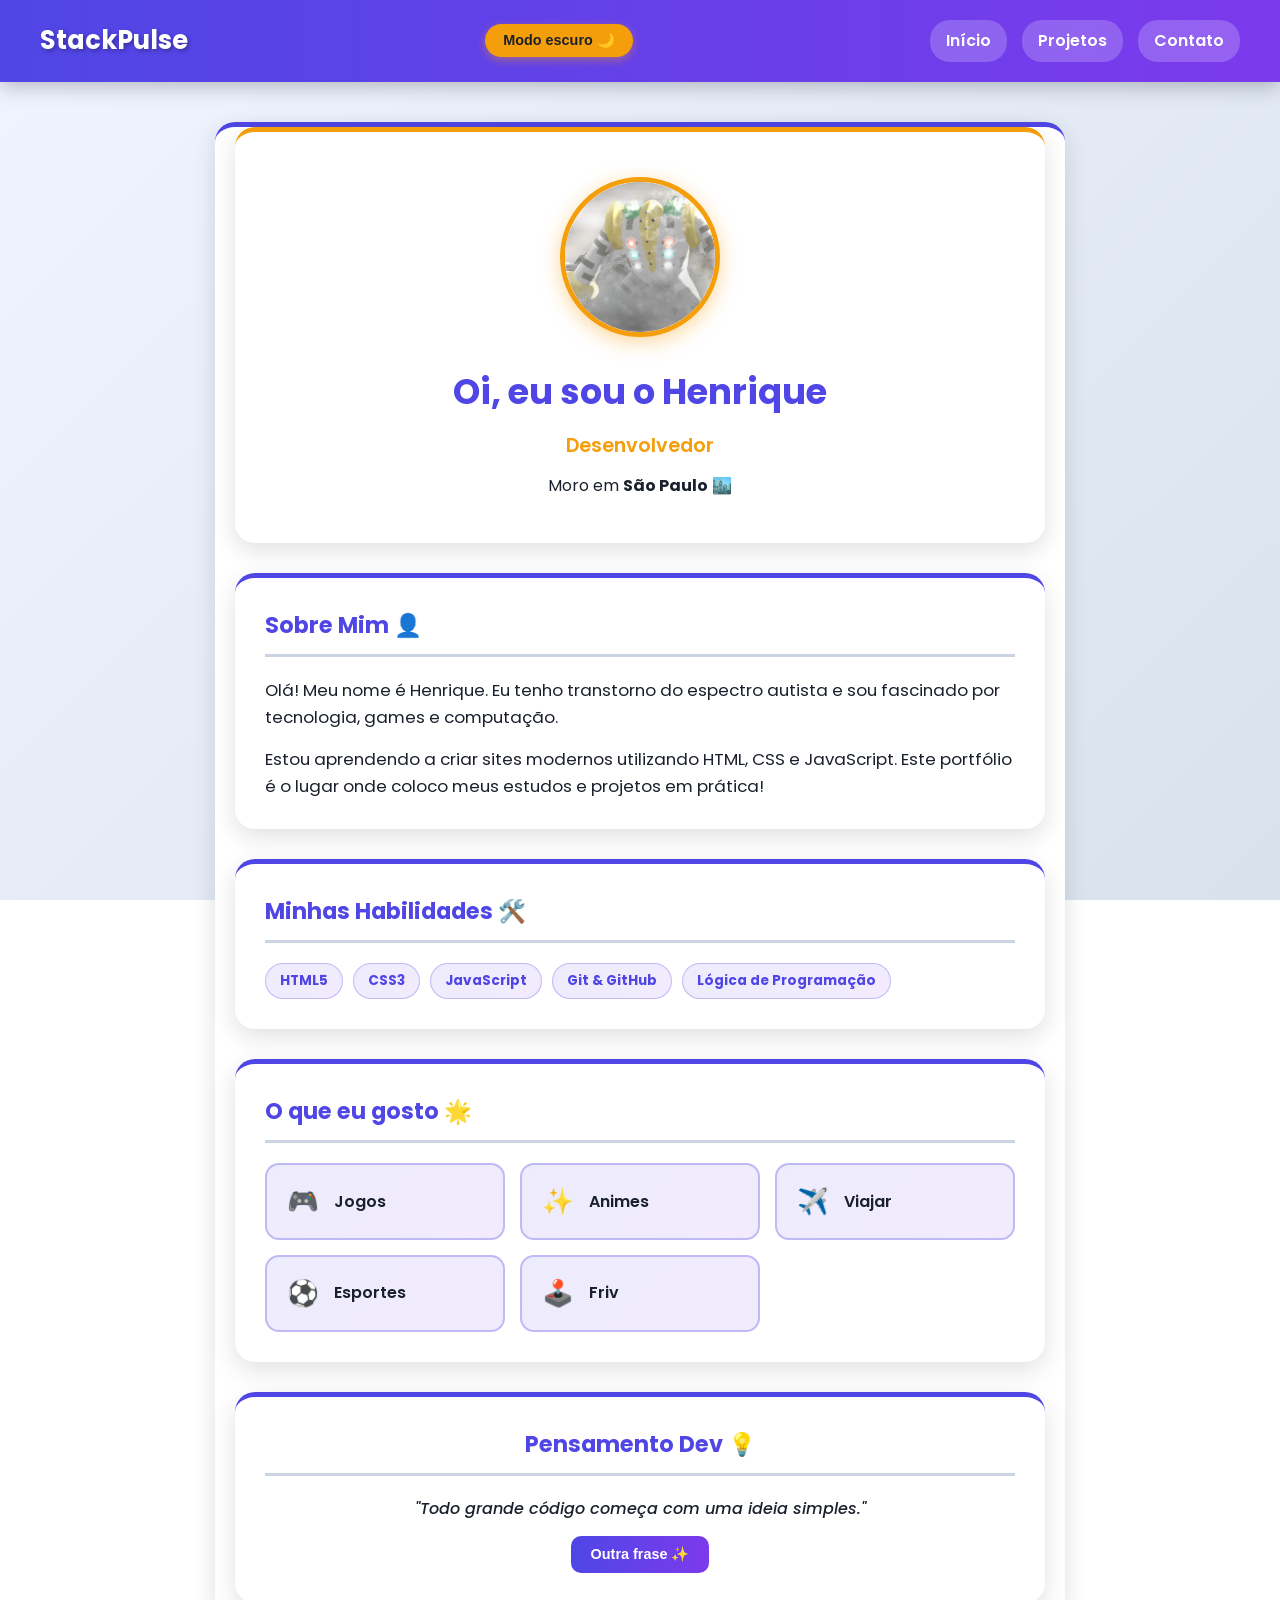
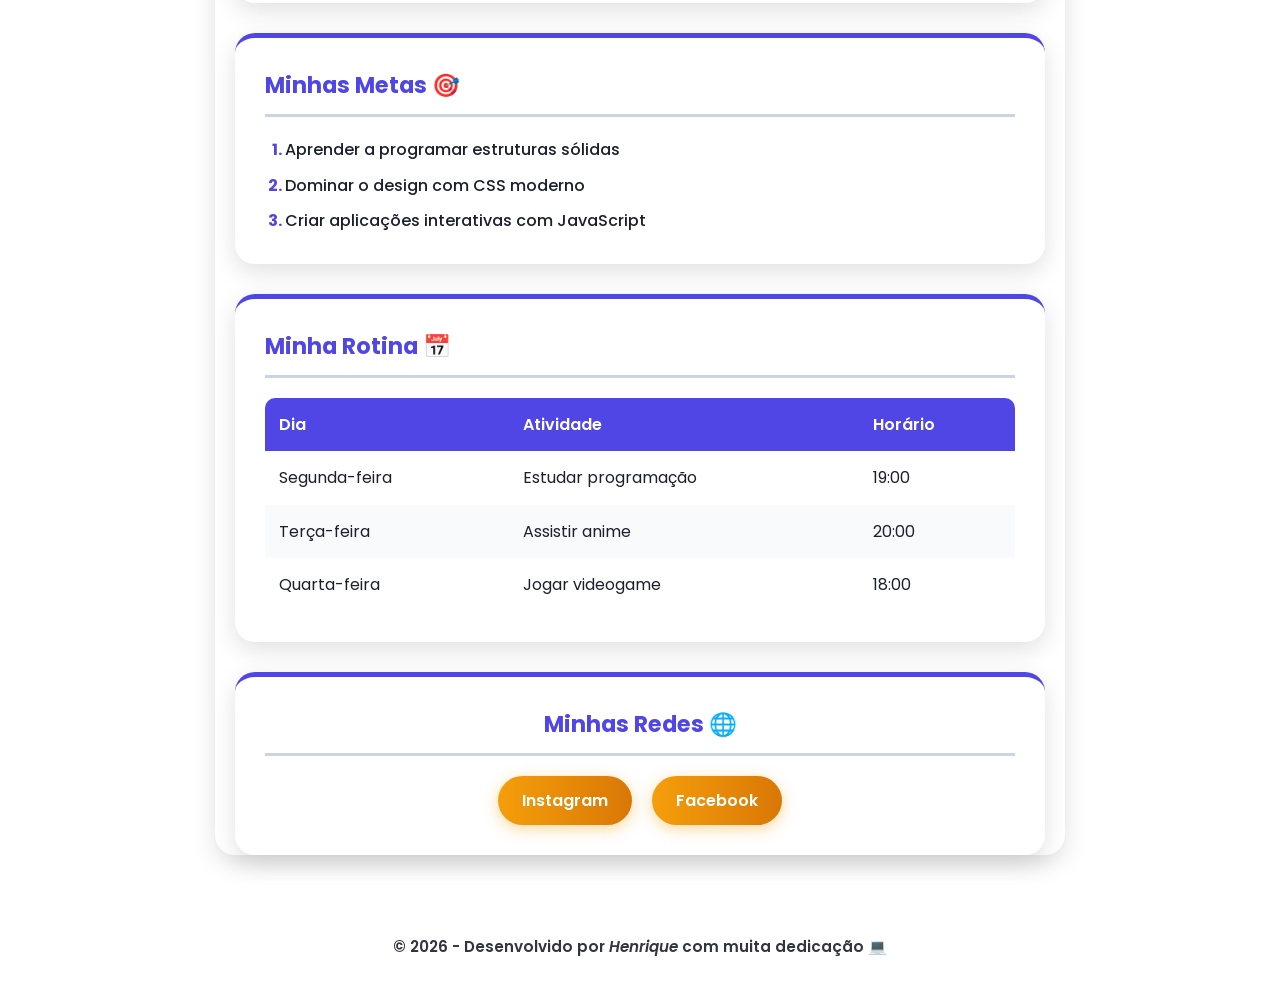
<file: index.html>
<!DOCTYPE html>
<html lang="pt-BR">
<head>
    <meta charset="UTF-8">
    <meta name="viewport" content="width=device-width, initial-scale=1.0">
    <title>Início - Henrique</title>
    
    <link rel="icon" href="https://fav.farm/💻">
    <link rel="stylesheet" href="css/style.css">
    <link rel="stylesheet" href="https://fonts.googleapis.com/css2?family=Poppins:wght@400;500;700&display=swap">
</head>
<body>
    <header>
        <h2 class="logo">StackPulse</h2>
        <!-- Botão do Modo Escuro -->
        <button id="tema">Modo escuro 🌙</button>
        <nav>
            <a href="index.html">Início</a>
            <a href="projeto.html">Projetos</a>
            <a href="contato.html">Contato</a>
        </nav>
    </header>

    <main class="container-principal">
        
        <!-- Apresentação Principal com Texto Dinâmico -->
        <section class="secao-apresentacao">
            <img src="imagens/regigigas-pokemon.jpg" alt="Regigigas - Melhor lendário" class="foto-perfil">
            <h1>Oi, eu sou o Henrique</h1>
            <p class="subtitulo"><span id="texto-dinamico"></span></p>
            <p>Moro em <strong>São Paulo</strong> 🏙️</p>
        </section>
    
        <!-- Seção: Sobre Mim -->
        <section class="secao-card">
            <h2>Sobre Mim 👤</h2>
            <p style="margin-bottom: 15px; font-size: 1.05rem;">
                Olá! Meu nome é Henrique. Eu tenho transtorno do espectro autista e sou fascinado por tecnologia, games e computação. 
            </p>
            <p style="font-size: 1.05rem;">
                Estou aprendendo a criar sites modernos utilizando HTML, CSS e JavaScript. Este portfólio é o lugar onde coloco meus estudos e projetos em prática!
            </p>
        </section>

        <!-- Seção: Habilidades Técnicas -->
        <section class="secao-card">
            <h2>Minhas Habilidades 🛠️</h2>
            <div class="tech-list">
                <span class="badge">HTML5</span>
                <span class="badge">CSS3</span>
                <span class="badge">JavaScript</span>
                <span class="badge">Git & GitHub</span>
                <span class="badge">Lógica de Programação</span>
            </div>
        </section>

        <!-- Seção: O que eu gosto (Gerado via JS) -->
        <section class="secao-card">
            <h2>O que eu gosto 🌟</h2>
            <ul class="gostos" id="gostos"></ul>
        </section>

        <!-- Seção: Gerador de Frases Dev -->
        <section class="secao-card centralizado">
            <h2>Pensamento Dev 💡</h2>
            <p id="frase-dev" style="font-style: italic; margin-bottom: 15px; font-weight: 500;">
                "Todo grande código começa com uma ideia simples."
            </p>
            <button id="btn-frase" class="btn-projeto">Outra frase ✨</button>
        </section>

        <!-- Seção: Minhas Metas -->
        <section class="secao-card">
            <h2>Minhas Metas 🎯</h2>
            <ol class="lista-metas">
                <li>Aprender a programar estruturas sólidas</li>
                <li>Dominar o design com CSS moderno</li>
                <li>Criar aplicações interativas com JavaScript</li>
            </ol>
        </section>
    
        <!-- Seção: Minha Rotina -->
        <section class="secao-card">
            <h2>Minha Rotina 📅</h2>
            <table>
                <thead>
                    <tr>
                        <th>Dia</th>
                        <th>Atividade</th>
                        <th>Horário</th>
                    </tr>
                </thead>
                <tbody>
                    <tr>
                        <td>Segunda-feira</td>
                        <td>Estudar programação</td>
                        <td>19:00</td>
                    </tr>
                    <tr>
                        <td>Terça-feira</td>
                        <td>Assistir anime</td>
                        <td>20:00</td>
                    </tr>
                    <tr>
                        <td>Quarta-feira</td>
                        <td>Jogar videogame</td>
                        <td>18:00</td>
                    </tr>
                </tbody>
            </table>
        </section>

        <!-- Seção: Redes Sociais -->
        <section class="secao-card centralizado">
            <h2>Minhas Redes 🌐</h2>
            <div class="redes-sociais">
                <a href="https://www.instagram.com/hlopes.10/" target="_blank" class="btn-rede">Instagram</a>
                <a href="https://www.facebook.com/hlopes.10?locale=pt_BR" target="_blank" class="btn-rede">Facebook</a>
            </div>
        </section>

    </main>

    <footer>
        <p>© 2026 - Desenvolvido por <em>Henrique</em> com muita dedicação 💻</p>
    </footer>

    <!-- Script Principal -->
    <script src="js/script.js"></script>
</body>
</html>
</file>
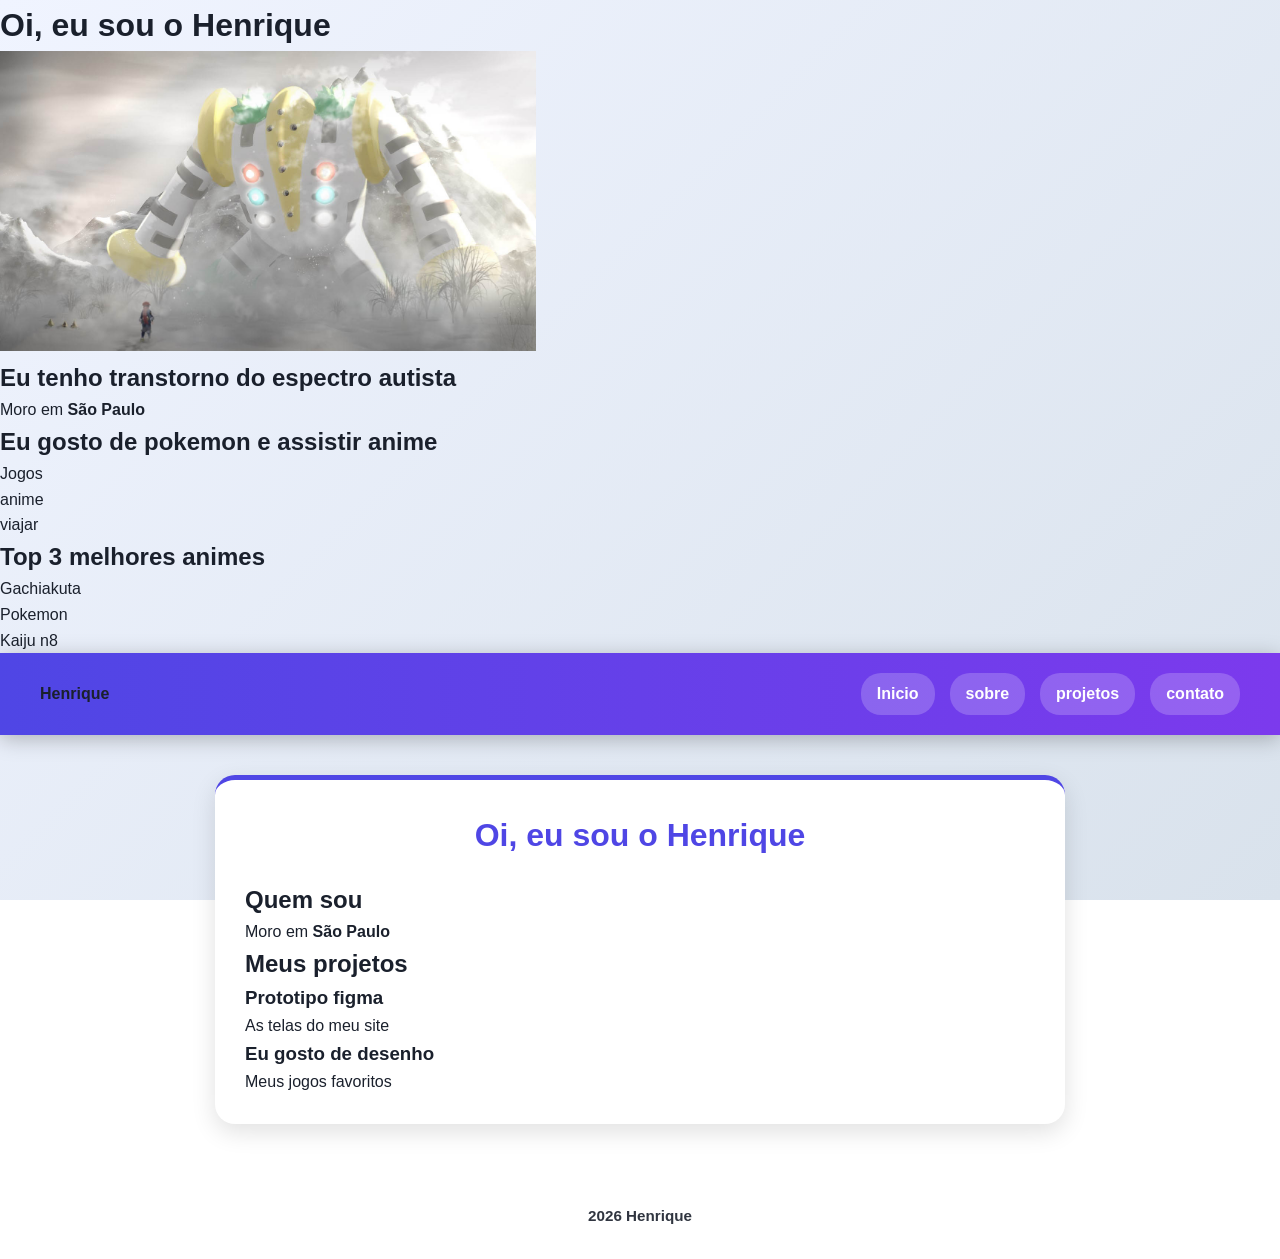
<file: aula.html>
<!DOCTYPE html>
<html lang="pt-BR">

<head>
    <meta charset="UTF-8">
    <title>Minha historia</title>
    <link rel="stylesheet" href="css/style.css">
</head>

<body>
    <h1>Oi, eu sou o Henrique</h1>
    <img src="imagens/regigigas-pokemon.jpg" alt="Melhor lendario" width="auto"height="300px">   
    <h2>Eu tenho transtorno do espectro autista</h2>
    <p>Moro em <strong>São Paulo</strong></p>
    <h2>Eu gosto de pokemon e assistir anime</h2>
    <ul>
        <li>Jogos</li>
        <li>anime</li>
        <li>viajar</li>
    </ul>

    <h2><strong>Top 3 melhores animes</strong></h2>
    <ul>
        <li>Gachiakuta</li>
        <li>Pokemon</li>
        <li>Kaiju n8</li>
    </ul>
    <header>
        <p><strong>Henrique</strong></p>
        <nav>
            <a href="index.html">Inicio</a>
            <a href="sobre.html">sobre</a>
            <a href="projetos.html">projetos</a>
            <a href="contato.html">contato</a>
        </nav>
    </header>
    <main>
        <h1>Oi, eu sou o Henrique</h1>
        <section>
            <h2>Quem sou</h2>
            <p>Moro em <strong>São Paulo</strong></p>
            <section>
            </section>
            <h2>Meus projetos</h2>
            <article>
                <h3>Prototipo figma</h3>
                <p>As telas do meu site</p>
            </article>
            <article>
                <h3>Eu gosto de desenho</h3>
                <p>Meus jogos favoritos</p>
            </article>
        </section>
    </main>
    <footer>
        <p>2026 Henrique</p>
    </footer>
</body>

</html>
</file>
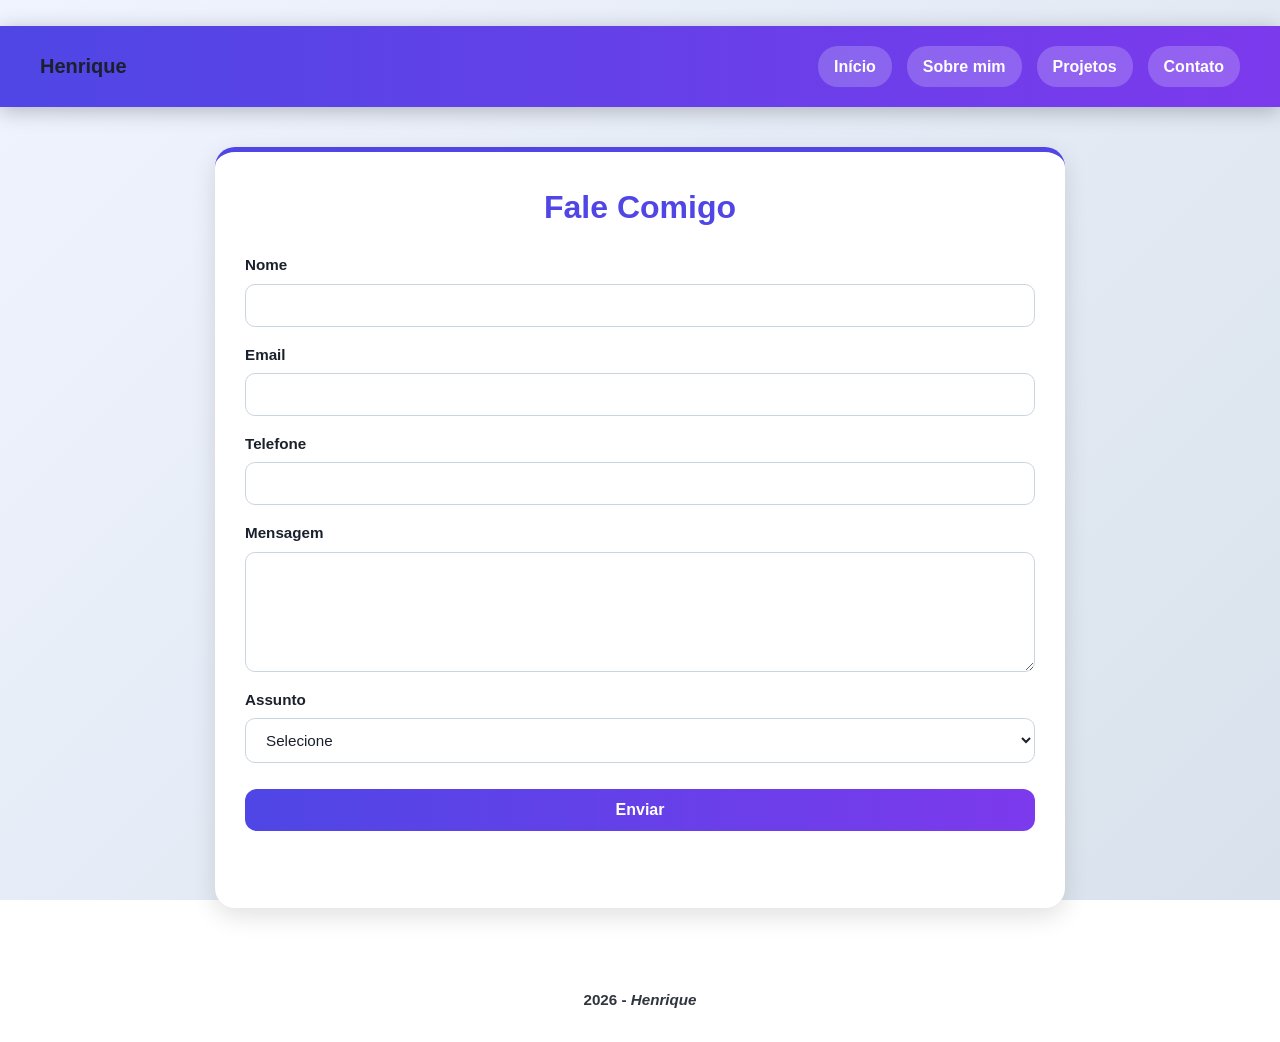
<file: contato.html>
<!DOCTYPE html>
<html lang="pt-BR">

<head>
       
    <meta charset="UTF-8">
        <title>Minha história - Contato</title>
       
    <link rel="stylesheet" href="css/style.css">
</head>

<body>
    <header>
        <h2 style="margin: 0; font-size: 20px;">Henrique</h2>
        <nav>
            <a href="index.html">Início</a>
            <a href="sobre.html">Sobre mim</a>
            <a href="projeto.html">Projetos</a>
            <a href="contato.html">Contato</a>
        </nav>
    </header>

    <main>
        <h1>Fale Comigo</h1>
        <form id="formulario">
            <p>
                <label for="nome">Nome</label>
                <input type="text" name="nome" id="nome" required>
            </p>
            <p>
                <label for="email">Email</label>
                <input type="email" name="email" id="email" required>
            </p>
            <p>
                <label for="tel">Telefone</label>
                <input type="tel" name="tel" id="tel" required>
            </p>
            <p>
                <label for="mensagem">Mensagem</label>
                <textarea name="mensagem" id="mensagem" required></textarea>
            </p>
            <p>
                <label for="assunto">Assunto</label>
                <select name="assunto" id="assunto" required>
                    <option value="">Selecione</option>
                    <option value="duvida">Dúvida</option>
                    <option value="elogio">Elogio</option>
                    <option value="reclamacao">Reclamação</option>
                </select>
            </p>
            <p>
                <input type="submit" value="Enviar">
                   
            </p>
        </form>
        <p id="resposta"></p>
    </main>

    <footer>
        <p>2026 - <em>Henrique</em></p>
    </footer>

    <script src="js/script.js"></script>
    <script src="js/contato.js"></script>
</body>

</html>
</file>
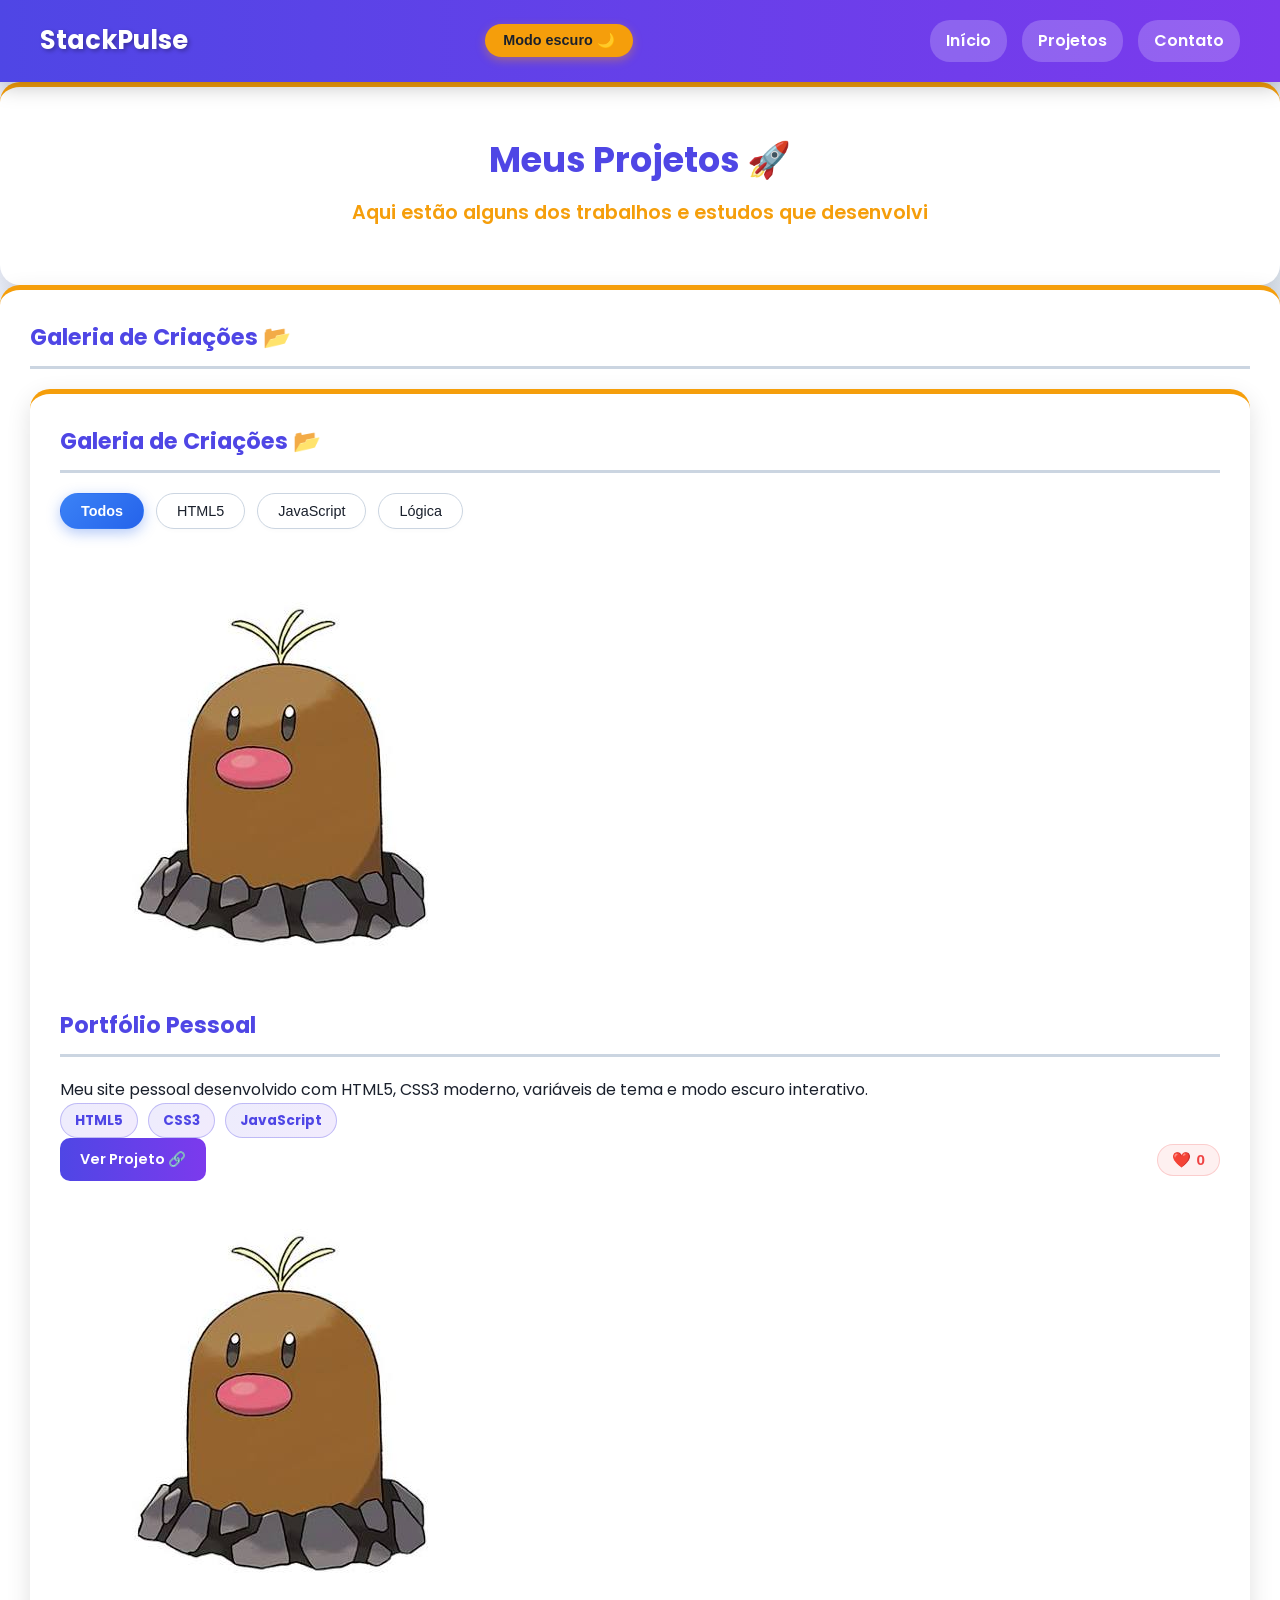
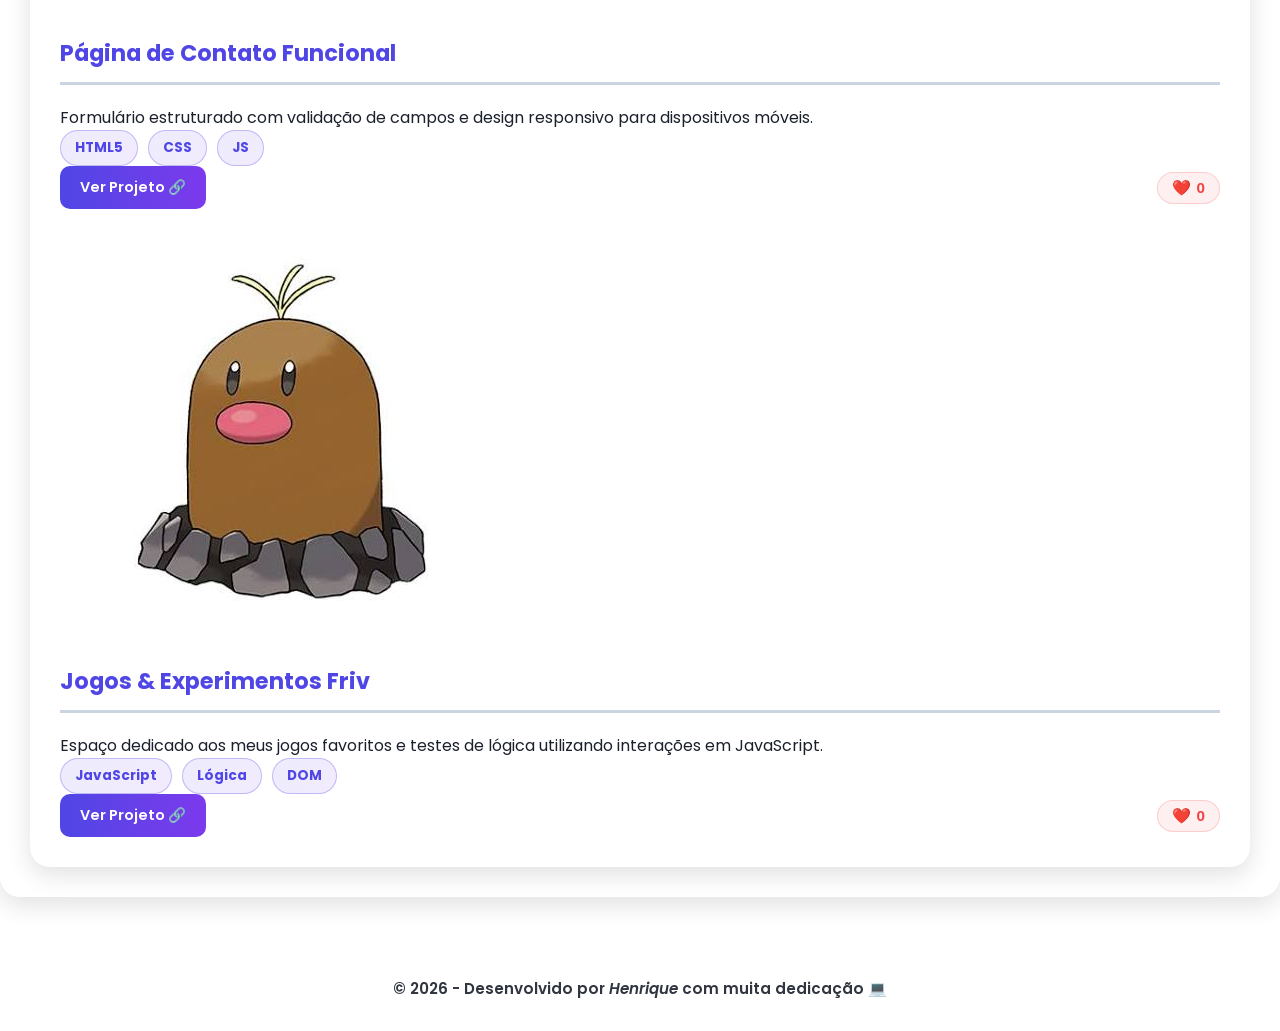
<file: projeto.html>
<!DOCTYPE html>
<html lang="pt-BR">

<head>
    <meta charset="UTF-8">
    <meta name="viewport" content="width=device-width, initial-scale=1.0">
    <title>Projetos - Henrique</title>

    <link rel="icon" href="https://fav.farm/💻">
    <link rel="stylesheet" href="css/style.css">
    <link rel="stylesheet" href="https://fonts.googleapis.com/css2?family=Poppins:wght@400;500;700&display=swap">
</head>

<body>
    <header>
        <h2 class="logo">StackPulse</h2>

        <button id="tema">Modo escuro 🌙</button>
        <nav>
            <a href="index.html">Início</a>
            <a href="projeto.html">Projetos</a>
            <a href="contato.html">Contato</a>
        </nav>
    </header>




    <section class="secao-apresentacao">
        <h1>Meus Projetos 🚀</h1>
        <p class="subtitulo">Aqui estão alguns dos trabalhos e estudos que desenvolvi</p>
    </section>


    <section class="secao-card" style="border-top-color: #f59e0b;">
        <h2>Galeria de Criações 📂</h2>
        <section class="secao-card" style="border-top-color: #f59e0b;">
            <h2>Galeria de Criações 📂</h2>



            <div class="filtros-container">
                <button class="btn-filtro active" onclick="filtrarProjetos('Todos', this)">Todos</button>
                <button class="btn-filtro" onclick="filtrarProjetos('HTML5', this)">HTML5</button>
                <button class="btn-filtro" onclick="filtrarProjetos('JavaScript', this)">JavaScript</button>
                <button class="btn-filtro" onclick="filtrarProjetos('Lógica', this)">Lógica</button>
            </div>

            <div id="lista-projetos"></div>
        </section>

        <div id="lista-projetos"></div>
    </section>

    </main>

    <footer>
        <p>© 2026 - Desenvolvido por <em>Henrique</em> com muita dedicação 💻</p>
    </footer>


    <script src="js/script.js"></script>
    <script src="js/projeto.js"></script>
</body>

</html>
</file>
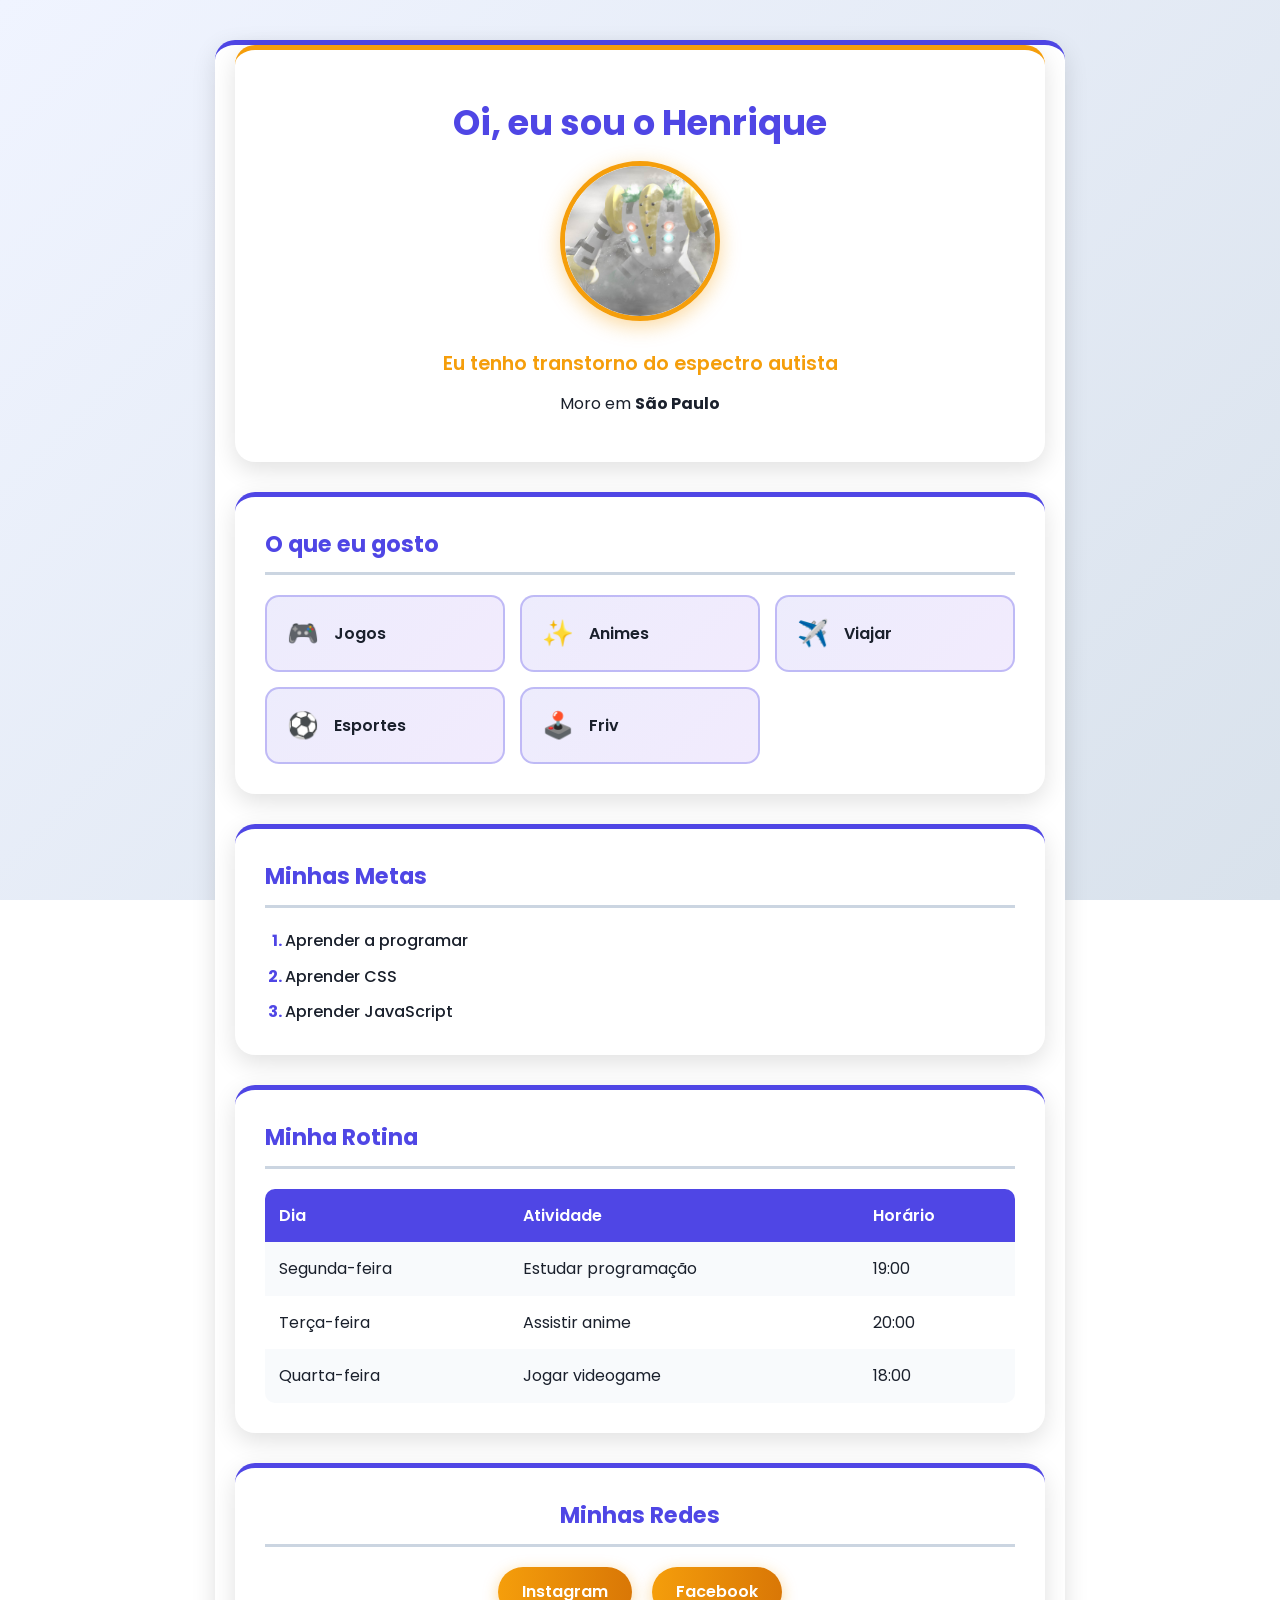
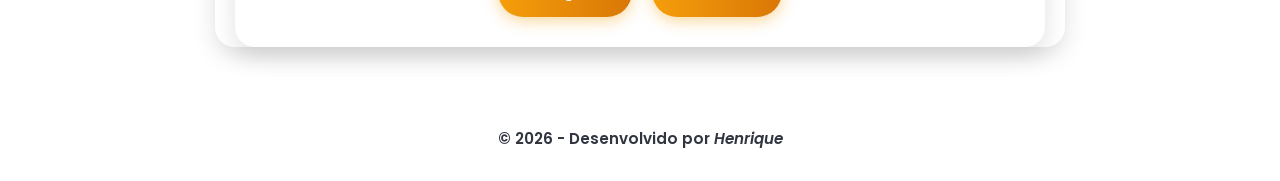
<file: sobre.html>
<!DOCTYPE html>
<html lang="pt-BR">
<head>
    <meta charset="UTF-8">
    <title>Minha História - Henrique</title>
    <link rel="stylesheet" href="css/style.css">
    <link rel="stylesheet" href="https://fonts.googleapis.com/css2?family=Poppins:wght@400;500;700&display=swap">
</head>
<body>

    <main class="container-principal">
        
        <section class="secao-apresentacao">
            <h1>Oi, eu sou o Henrique</h1>
            <img src="imagens/regigigas-pokemon.jpg" alt="Regigigas - Melhor lendario" class="foto-perfil">
            <p class="subtitulo">Eu tenho transtorno do espectro autista</p>
            <p>Moro em <strong>São Paulo</strong></p>
        </section>
    
        <section class="secao-card">
            <h2>O que eu gosto</h2>
            <ul class="gostos" id="gostos"></ul>
        </section>
        <section class="secao-card">
            <h2>Minhas Metas</h2>
            <ol class="lista-metas">
                <li>Aprender a programar</li>
                <li>Aprender CSS</li>
                <li>Aprender JavaScript</li>
            </ol>
        </section>
    
        <section class="secao-card">
            <h2>Minha Rotina</h2>
            <table>
                <tr>
                    <th>Dia</th>
                    <th>Atividade</th>
                    <th>Horário</th>
                </tr>
                <tr>
                    <td>Segunda-feira</td>
                    <td>Estudar programação</td>
                    <td>19:00</td>
                </tr>
                <tr>
                    <td>Terça-feira</td>
                    <td>Assistir anime</td>
                    <td>20:00</td>
                </tr>
                <tr>
                    <td>Quarta-feira</td>
                    <td>Jogar videogame</td>
                    <td>18:00</td>
                </tr>
            </table>
        </section>
        <section class="secao-card centralizado">
            <h2>Minhas Redes</h2>
            <div class="redes-sociais">
                <a href="https://www.instagram.com/hlopes.10/" target="_blank" class="btn-rede">Instagram</a>
                <a href="https://www.facebook.com/hlopes.10?locale=pt_BR" target="_blank" class="btn-rede">Facebook</a>
            </div>
        </section>

    </main>

    <footer>
        <p>© 2026 - Desenvolvido por <em>Henrique</em></p>
    </footer>

    <script src="js/script.js"></script>
</body>
</html>
</file>
<file: css/style.css>
:root {
    --bg-body: linear-gradient(135deg, #f0f4ff 0%, #d9e2ec 100%);
    --text-color: #1a202c;
    --card-bg: #ffffff;
    --card-shadow: rgba(0, 0, 0, 0.12);
    --header-bg: linear-gradient(90deg, #4f46e5 0%, #7c3aed 100%);
    --header-text: #ffffff;
    --title-color: #4f46e5;
    --border-color: #cbd5e1;
    --gosto-bg: linear-gradient(135deg, rgba(79, 70, 229, 0.1) 0%, rgba(124, 58, 237, 0.1) 100%);
    --gosto-border: rgba(79, 70, 229, 0.3);
    --table-stripe: #f8fafc;
    --table-hover: #e2e8f0;
}

body.modo-escuro {
    --bg-body: linear-gradient(135deg, #090d16 0%, #171923 100%);
    --text-color: #f7fafc;
    --card-bg: #1a202c;
    --card-shadow: rgba(0, 0, 0, 0.5);
    --header-bg: linear-gradient(90deg, #3b82f6 0%, #8b5cf6 100%);
    --header-text: #ffffff;
    --title-color: #60a5fa;
    --border-color: #4a5568;
    --gosto-bg: linear-gradient(135deg, rgba(96, 165, 250, 0.15) 0%, rgba(139, 92, 246, 0.15) 100%);
    --gosto-border: rgba(96, 165, 250, 0.4);
    --table-stripe: #111827;
    --table-hover: #374151;
}


* {
    margin: 0;
    padding: 0;
    box-sizing: border-box;
}

html {
    scroll-behavior: smooth;
}

body {
    background: var(--bg-body);
    background-attachment: fixed;
    color: var(--text-color);
    font-family: 'Poppins', sans-serif;
    line-height: 1.6;
    min-height: 100vh;
    transition: background 0.3s ease, color 0.3s ease;
}


header {
    background: var(--header-bg);
    display: flex;
    justify-content: space-between;
    align-items: center;
    padding: 20px 40px;
    box-shadow: 0 4px 20px rgba(0, 0, 0, 0.25);
    position: sticky;
    top: 0;
    z-index: 100;
}

header .logo {
    font-size: 1.6rem;
    font-weight: 700;
    color: var(--header-text);
    text-shadow: 2px 2px 4px rgba(0, 0, 0, 0.3);
}

header nav {
    display: flex;
    gap: 15px;
    align-items: center;
}

header nav a {
    text-decoration: none;
    color: var(--header-text);
    font-weight: 600;
    background: rgba(255, 255, 255, 0.2);
    padding: 8px 16px;
    border-radius: 20px;
    transition: all 0.3s ease;
}

header nav a:hover {
    background: #ffffff;
    color: #4f46e5;
    transform: translateY(-2px);
}

#tema {
    background: #f59e0b;
    color: #1a202c;
    border: none;
    padding: 8px 18px;
    border-radius: 20px;
    font-weight: 700;
    cursor: pointer;
    font-size: 0.9rem;
    box-shadow: 0 3px 10px rgba(245, 158, 11, 0.4);
    transition: transform 0.2s ease, background 0.3s ease;
}

#tema:hover {
    transform: scale(1.05);
    background: #fbbf24;
}


.container-principal {
    max-width: 850px;
    margin: 40px auto;
    padding: 0 20px;
    display: flex;
    flex-direction: column;
    gap: 30px;
}

.secao-card {
    background-color: var(--card-bg);
    color: var(--text-color);
    padding: 30px;
    border-radius: 20px;
    box-shadow: 0 8px 25px var(--card-shadow);
    border-top: 5px solid #4f46e5;
    transition: transform 0.3s ease, box-shadow 0.3s ease, border-color 0.3s ease;
}

.secao-card:hover {
    transform: translateY(-4px);
    box-shadow: 0 12px 30px rgba(79, 70, 229, 0.25);
    border-top-color: #f59e0b;
}

.secao-card h2 {
    margin-bottom: 20px;
    font-size: 1.4rem;
    font-weight: 700;
    color: var(--title-color);
    border-bottom: 3px solid var(--border-color);
    padding-bottom: 10px;
}

.centralizado {
    text-align: center;
}


.secao-apresentacao {
    text-align: center;
    background-color: var(--card-bg);
    color: var(--text-color);
    padding: 45px 30px;
    border-radius: 20px;
    box-shadow: 0 8px 25px var(--card-shadow);
    border-top: 5px solid #f59e0b;
}

.secao-apresentacao h1 {
    font-size: 2.2rem;
    margin-bottom: 10px;
    color: var(--title-color);
}

.foto-perfil {
    width: 160px;
    height: 160px;
    object-fit: cover;
    border-radius: 50%;
    margin-bottom: 20px;
    border: 5px solid #f59e0b;
    box-shadow: 0 5px 20px rgba(245, 158, 11, 0.4);
}

.subtitulo {
    font-size: 1.2rem;
    font-weight: 600;
    min-height: 32px;
    margin-bottom: 10px;
    color: #f59e0b;
}


.gostos {
    list-style: none;
    display: grid;
    grid-template-columns: repeat(auto-fit, minmax(220px, 1fr));
    gap: 15px;
}

.gosto-card {
    background: var(--gosto-bg);
    color: var(--text-color);
    padding: 16px 20px;
    border-radius: 14px;
    display: flex;
    align-items: center;
    gap: 15px;
    font-weight: 600;
    border: 2px solid var(--gosto-border);
    transition: all 0.3s ease;
}

.gosto-card:hover {
    transform: scale(1.03);
    background: linear-gradient(135deg, #4f46e5 0%, #7c3aed 100%);
    color: #ffffff;
    border-color: transparent;
}

.gosto-card .emoji {
    font-size: 1.6rem;
}


.lista-metas {
    padding-left: 20px;
    display: flex;
    flex-direction: column;
    gap: 10px;
    font-weight: 500;
}

.lista-metas li::marker {
    color: var(--title-color);
    font-weight: bold;
}

table {
    width: 100%;
    border-collapse: collapse;
    margin-top: 10px;
    overflow: hidden;
    border-radius: 10px;
}

th, td {
    padding: 14px;
    text-align: left;
    color: var(--text-color);
}

th {
    background-color: #4f46e5;
    color: #ffffff;
    font-weight: 600;
}

tr:nth-child(even) {
    background-color: var(--table-stripe);
}

tr:hover {
    background-color: var(--table-hover);
}

.tech-list {
    display: flex;
    flex-wrap: wrap;
    gap: 10px;
}

.badge {
    background: var(--gosto-bg);
    color: var(--title-color);
    font-size: 0.85rem;
    font-weight: 700;
    padding: 6px 14px;
    border-radius: 20px;
    border: 1px solid var(--gosto-border);
}

.btn-projeto {
    display: inline-block;
    text-decoration: none;
    background: linear-gradient(90deg, #4f46e5 0%, #7c3aed 100%);
    color: #ffffff;
    padding: 10px 20px;
    border-radius: 10px;
    font-weight: 600;
    font-size: 0.9rem;
    border: none;
    cursor: pointer;
    transition: opacity 0.2s ease, transform 0.2s ease;
}

.btn-projeto:hover {
    opacity: 0.9;
    transform: translateY(-2px);
}


main {
    max-width: 850px;
    margin: 40px auto;
    padding: 30px;
    background-color: var(--card-bg);
    color: var(--text-color);
    border-radius: 20px;
    box-shadow: 0 8px 25px var(--card-shadow);
    border-top: 5px solid #4f46e5;
}

main h1 {
    font-size: 2rem;
    margin-bottom: 20px;
    color: var(--title-color);
    text-align: center;
}

form {
    display: flex;
    flex-direction: column;
    gap: 16px;
}

form p {
    display: flex;
    flex-direction: column;
    gap: 6px;
}

form label {
    font-weight: 600;
    font-size: 0.95rem;
    color: var(--text-color);
}

form input[type="text"],
form input[type="email"],
form input[type="tel"],
form select,
form textarea {
    width: 100%;
    padding: 12px 16px;
    border-radius: 10px;
    border: 1px solid var(--border-color);
    background-color: var(--card-bg);
    color: var(--text-color);
    font-family: 'Poppins', sans-serif;
    font-size: 0.95rem;
    transition: border-color 0.3s ease, box-shadow 0.3s ease;
}

form textarea {
    resize: vertical;
    min-height: 120px;
}

form input:focus,
form select:focus,
form textarea:focus {
    outline: none;
    border-color: #4f46e5;
    box-shadow: 0 0 0 3px rgba(79, 70, 229, 0.25);
}

form input[type="submit"] {
    background: linear-gradient(90deg, #4f46e5 0%, #7c3aed 100%);
    color: #ffffff;
    border: none;
    padding: 12px 20px;
    border-radius: 12px;
    font-weight: 600;
    font-size: 1rem;
    cursor: pointer;
    transition: opacity 0.2s ease, transform 0.2s ease;
    margin-top: 10px;
}

form input[type="submit"]:hover {
    opacity: 0.9;
    transform: translateY(-2px);
}


.redes-sociais {
    display: flex;
    justify-content: center;
    gap: 20px;
    margin-top: 15px;
}

.btn-rede {
    text-decoration: none;
    background: linear-gradient(90deg, #f59e0b 0%, #d97706 100%);
    color: #ffffff;
    padding: 12px 24px;
    border-radius: 25px;
    font-weight: 600;
    box-shadow: 0 4px 15px rgba(245, 158, 11, 0.4);
    transition: all 0.3s ease;
}

.btn-rede:hover {
    transform: translateY(-3px);
    box-shadow: 0 6px 20px rgba(245, 158, 11, 0.6);
}

footer {
    text-align: center;
    padding: 30px;
    font-size: 0.95rem;
    color: var(--text-color);
    margin-top: 50px;
    font-weight: 600;
    opacity: 0.9;
}


@media (max-width: 600px) {
    header {
        flex-direction: column;
        gap: 15px;
        text-align: center;
        padding: 15px 20px;
    }

    header nav {
        flex-wrap: wrap;
        justify-content: center;
    }

    .secao-apresentacao h1 {
        font-size: 1.8rem;
    }

    .redes-sociais {
        flex-direction: column;
    }
}

/* Estados do elemento de resposta */
#resposta {
    margin-top: 15px;
    font-weight: 600;
    transition: all 0.3s ease;
}

.feedback-sucesso {
    color: #10b981; /* Verde */
}

.feedback-erro {
    color: #ef4444; /* Vermelho */
}

.feedback-carregando {
    color: #3b82f6; /* Azul */
}

/* Animação do Spinner no Botão */
.spinner {
    display: inline-block;
    width: 14px;
    height: 14px;
    border: 2px solid rgba(255, 255, 255, 0.3);
    border-radius: 50%;
    border-top-color: #fff;
    animation: spin 0.8s ease-in-out infinite;
    vertical-align: middle;
    margin-left: 8px;
}

@keyframes spin {
    to { transform: rotate(360deg); }
}


button:disabled {
    opacity: 0.7;
    cursor: not-allowed;
}

/* Container dos botões de filtro */
.filtros-container {
    display: flex;
    flex-wrap: wrap;
    gap: 12px;
    margin-bottom: 25px;
}

/* Estilo padrão dos botões de filtro */
.btn-filtro {
    background-color: var(--card-bg, #ffffff);
    color: var(--text-color, #334155);
    border: 1px solid #cbd5e1;
    padding: 9px 20px;
    border-radius: 25px;
    font-size: 0.9rem;
    font-weight: 500;
    cursor: pointer;
    box-shadow: 0 2px 4px rgba(0, 0, 0, 0.02);
    transition: all 0.25s ease-in-out;
}

/* Efeito ao passar o mouse */
.btn-filtro:hover {
    background-color: #f1f5f9;
    border-color: #94a3b8;
    transform: translateY(-2px);
}

/* Estilo do botão ativo (selecionado) com tom moderno */
.btn-filtro.active {
    background: linear-gradient(135deg, #3b82f6, #2563eb);
    color: #ffffff;
    border-color: transparent;
    font-weight: 600;
    box-shadow: 0 4px 14px rgba(37, 99, 235, 0.35);
}

/* Estilização refinada para o botão de Curtir nos cards */
.btn-curtir {
    background-color: rgba(239, 68, 68, 0.08);
    border: 1px solid rgba(239, 68, 68, 0.2);
    cursor: pointer;
    font-size: 0.95rem;
    display: flex;
    align-items: center;
    gap: 6px;
    color: #ef4444;
    font-weight: 600;
    padding: 6px 14px;
    border-radius: 20px;
    transition: all 0.2s ease;
}

.btn-curtir:hover {
    background-color: rgba(239, 68, 68, 0.15);
    border-color: rgba(239, 68, 68, 0.4);
    transform: scale(1.05);
}

.btn-curtir:active {
    transform: scale(0.95);
}
</file>
